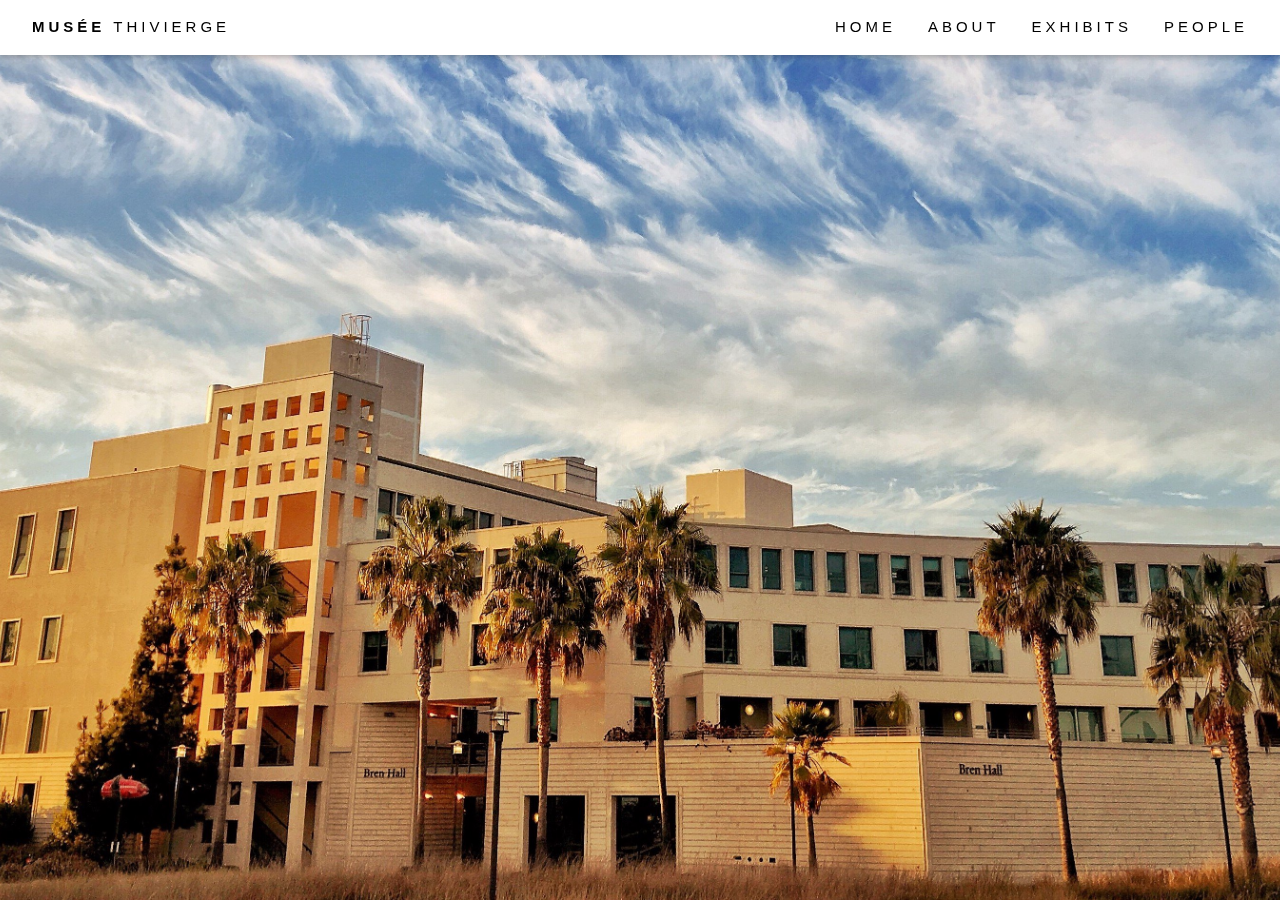
<file: index.html>
<!DOCTYPE html>
<html lang="en">
<head>
    <meta charset="UTF-8">
    <meta name="viewport" content="width=device-width, initial-scale=1.0">
    <title>Musée Thivierge</title>
    <link rel="stylesheet" href="./w3.css">
    <link rel="stylesheet" href="https://fonts.googleapis.com/css?family=Lato">
    <link rel="stylesheet" href="https://cdnjs.cloudflare.com/ajax/libs/font-awesome/4.7.0/css/font-awesome.min.css">
    <style>
        /* Full screen background image */
        .fullscreen-bg {
            background: url('media/home/home.jpeg') no-repeat center center fixed;
            background-size: cover;
            height: 100vh;
            width: 100%;
        }
    </style>
</head>
<body>

<!-- Navbar -->
<div class="w3-top">
  <div class="w3-bar w3-white w3-wide w3-padding w3-card">
    <a href="#home" class="w3-bar-item w3-button"><b>MUSÉE</b> THIVIERGE</a>
    <!-- Navbar links -->
    <div class="w3-right w3-hide-small">
      <a href="#home" class="w3-bar-item w3-button">HOME</a>
      <a href="about.html" class="w3-bar-item w3-button">ABOUT</a>
      <a href="exhibits.html" class="w3-bar-item w3-button">EXHIBITS</a>
      <a href="people.html" class="w3-bar-item w3-button">PEOPLE</a>
    </div>
  </div>
</div>

<!-- Home Section -->
<header class="fullscreen-bg w3-display-container" id="home">
</header>

</body>
</html>
</file>
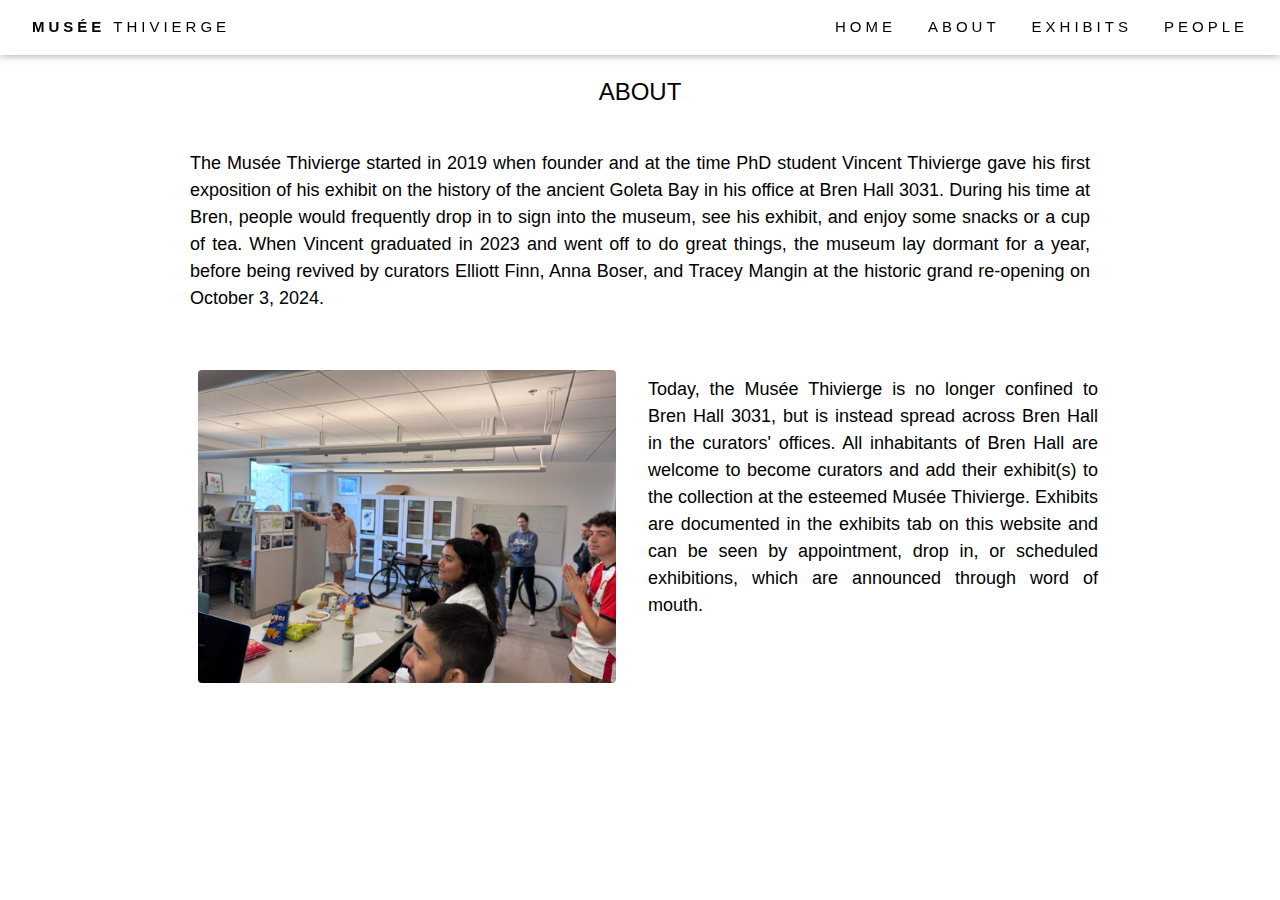
<file: about.html>
<!DOCTYPE html>
<html lang="en">
<head>
    <meta charset="UTF-8">
    <meta name="viewport" content="width=device-width, initial-scale=1.0">
    <title>About - Musée Thivierge</title>
    <link rel="stylesheet" href="./w3.css">
    <link rel="stylesheet" href="https://fonts.googleapis.com/css?family=Lato">
    <link rel="stylesheet" href="https://cdnjs.cloudflare.com/ajax/libs/font-awesome/4.7.0/css/font-awesome.min.css">
    <style>
        /* Styling to center the about text vertically */
        .vertical-center {
            display: flex;
            align-items: center;
            height: 100%;
        }
        /* Justify text */
        .justified {
            text-align: justify;
        }
    </style>
</head>
<body>

<!-- Navbar -->
<div class="w3-top">
  <div class="w3-bar w3-white w3-wide w3-padding w3-card">
    <a href="index.html" class="w3-bar-item w3-button"><b>MUSÉE</b> THIVIERGE</a>
    <!-- Navbar links -->
    <div class="w3-right w3-hide-small">
      <a href="index.html" class="w3-bar-item w3-button">HOME</a>
      <a href="about.html" class="w3-bar-item w3-button">ABOUT</a>
      <a href="exhibits.html" class="w3-bar-item w3-button">EXHIBITS</a>
      <a href="people.html" class="w3-bar-item w3-button">PEOPLE</a>
    </div>
  </div>
</div>

<!-- About Section -->
<div class="w3-content w3-container w3-padding-64">
  <h3 class="w3-center">ABOUT</h3>
  
  <!-- History Text at the Top -->
  <div class="w3-padding-large w3-center">
    <p id="history-text" class="w3-large justified">Loading history text...</p>
  </div>
  
  <!-- Image and About Section Side by Side -->
  <div class="w3-row-padding w3-margin-top">
    <div class="w3-col m6 w3-center w3-padding-large">
      <img src="media/about/about.jpeg" class="w3-round w3-image" alt="About Museum" style="width:100%">
    </div>
    <div class="w3-col m6 vertical-center">
      <p id="about-text" class="w3-large justified">Loading about text...</p>
    </div>
  </div>
</div>

<script>
  // Function to load text files with error handling
  function loadText(file, elementId) {
    fetch(file)
      .then(response => {
        if (!response.ok) {
          throw new Error(`HTTP error! Status: ${response.status}`);
        }
        return response.text();
      })
      .then(text => {
        document.getElementById(elementId).textContent = text;
      })
      .catch(error => {
        console.error('Error loading text:', error);
        document.getElementById(elementId).textContent = "Content could not be loaded.";
      });
  }

  // Load the history and about blurbs
  loadText('media/about/history.txt', 'history-text');
  loadText('media/about/about.txt', 'about-text');
</script>

</body>
</html>
</file>
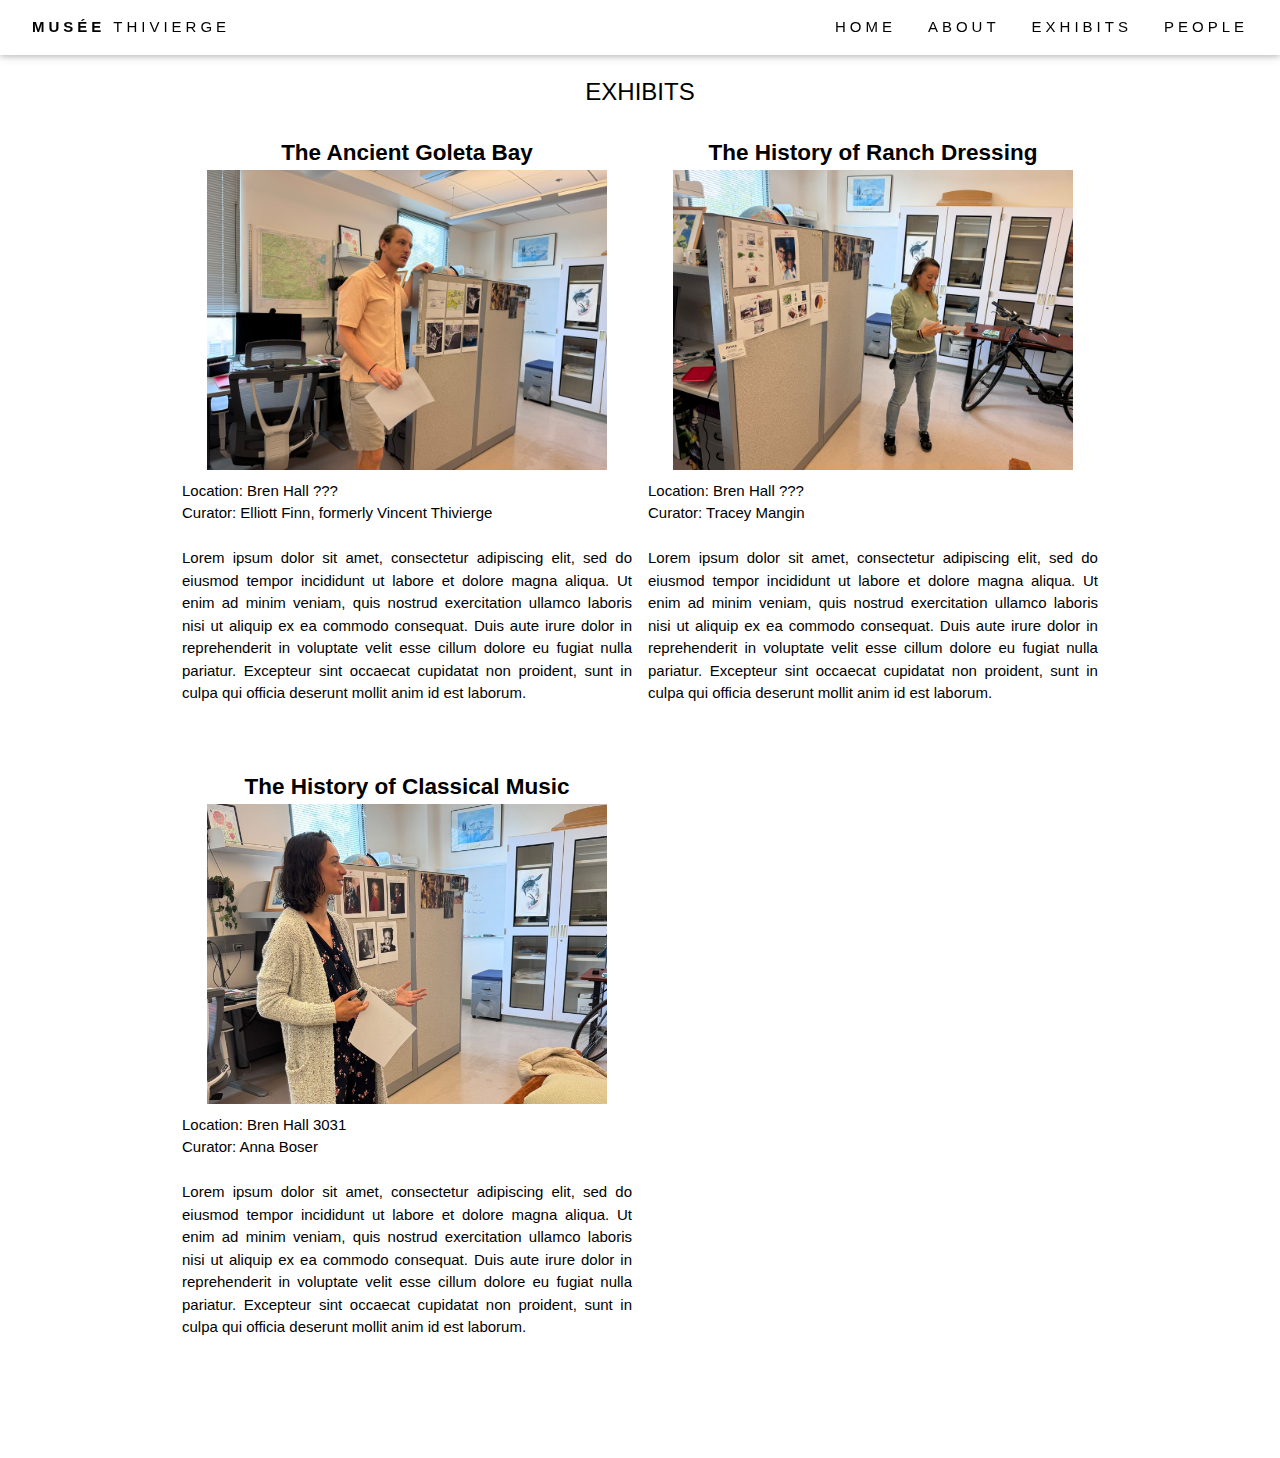
<file: exhibits.html>
<!DOCTYPE html>
<html lang="en">
<head>
    <meta charset="UTF-8">
    <meta name="viewport" content="width=device-width, initial-scale=1.0">
    <title>Exhibits - Musée Thivierge</title>
    <link rel="stylesheet" href="./w3.css">
    <link rel="stylesheet" href="https://fonts.googleapis.com/css?family=Lato">
    <link rel="stylesheet" href="https://cdnjs.cloudflare.com/ajax/libs/font-awesome/4.7.0/css/font-awesome.min.css">
    <style>
        .exhibit {
            margin-bottom: 40px; /* Adds space between rows */
        }
        .exhibit img {
            width: 100%;
            height: 300px; /* Set a fixed height for all images */
            object-fit: cover; /* Crops image to fill the container while maintaining aspect ratio */
            max-width: 400px;
            display: block;
            margin: 0 auto;
        }
        .exhibit-title {
            font-size: 1.5em;
            font-weight: bold;
            margin-top: 10px;
            text-align: center;
        }
        .exhibit-description {
            text-align: justify;
            margin-top: 10px;
        }
    </style>
</head>
<body>

<!-- Navbar -->
<div class="w3-top">
  <div class="w3-bar w3-white w3-wide w3-padding w3-card">
    <a href="index.html" class="w3-bar-item w3-button"><b>MUSÉE</b> THIVIERGE</a>
    <!-- Navbar links -->
    <div class="w3-right w3-hide-small">
      <a href="index.html" class="w3-bar-item w3-button">HOME</a>
      <a href="about.html" class="w3-bar-item w3-button">ABOUT</a>
      <a href="exhibits.html" class="w3-bar-item w3-button">EXHIBITS</a>
      <a href="people.html" class="w3-bar-item w3-button">PEOPLE</a>
    </div>
  </div>
</div>

<!-- Exhibits Section -->
<div class="w3-content w3-container w3-padding-64">
  <h3 class="w3-center">EXHIBITS</h3>
  <div id="exhibits-container" class="w3-row-padding w3-margin-top">
    <!-- Exhibit items will be injected here by JavaScript -->
  </div>
</div>

<script>
  // List of exhibit folder names
  const exhibitFolders = ["goleta_bay", "ranch_dressing", "classical_music"]; // Replace with the actual folder names
  
  // Function to load exhibit data
  function loadExhibit(folder) {
    const container = document.getElementById('exhibits-container');

    // Create an exhibit column
    const exhibitDiv = document.createElement('div');
    exhibitDiv.classList.add('w3-col', 'm6', 'exhibit');

    // Fetch and display the title
    fetch(`media/exhibits/${folder}/title.txt`)
      .then(response => response.text())
      .then(title => {
        const titleElem = document.createElement('div');
        titleElem.classList.add('exhibit-title');
        titleElem.textContent = title;
        exhibitDiv.appendChild(titleElem);

        // Fetch and display the image
        const img = document.createElement('img');
        img.src = `media/exhibits/${folder}/image.jpeg`;
        img.alt = `Image of ${title}`;
        exhibitDiv.appendChild(img);

        // Fetch and display the description
        fetch(`media/exhibits/${folder}/description.txt`)
          .then(response => response.text())
          .then(description => {
            const descElem = document.createElement('p');
            descElem.classList.add('exhibit-description');
            descElem.innerHTML = description;  // Use innerHTML to render <br> tags
            exhibitDiv.appendChild(descElem);
          })
          .catch(error => console.error('Error loading description:', error));

        // Append the exhibit to the container
        container.appendChild(exhibitDiv);
      })
      .catch(error => console.error('Error loading title:', error));
  }

  // Load all exhibits
  exhibitFolders.forEach(folder => {
    loadExhibit(folder);
  });
</script>

</body>
</html>
</file>
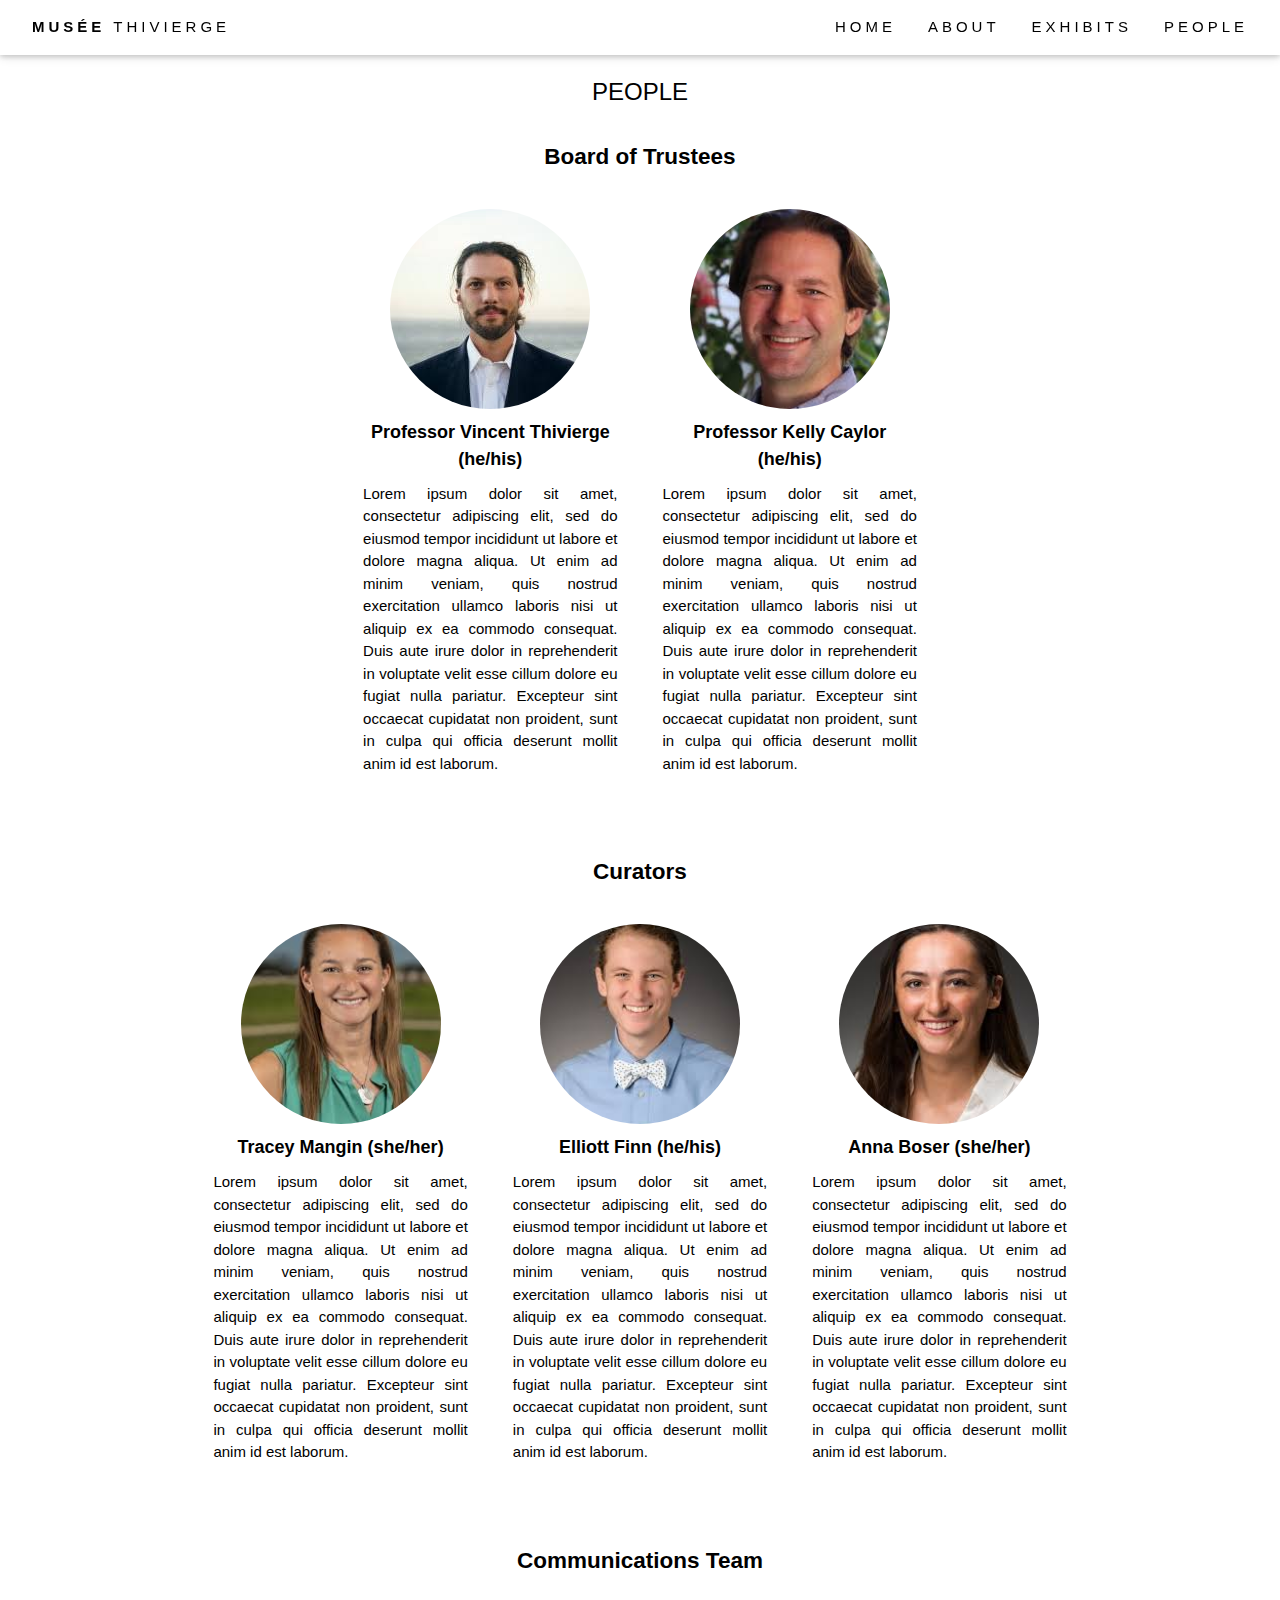
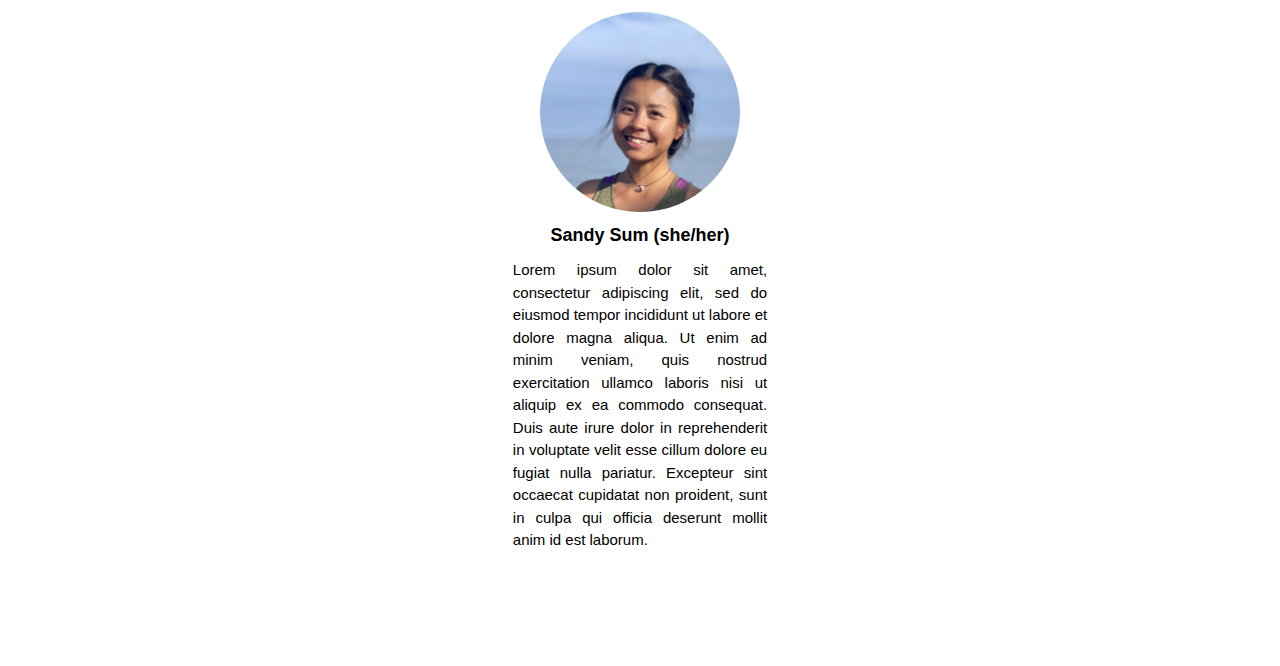
<file: people.html>
<!DOCTYPE html>
<html lang="en">
<head>
    <meta charset="UTF-8">
    <meta name="viewport" content="width=device-width, initial-scale=1.0">
    <title>People - Musée Thivierge</title>
    <link rel="stylesheet" href="./w3.css">
    <link rel="stylesheet" href="https://fonts.googleapis.com/css?family=Lato">
    <link rel="stylesheet" href="https://cdnjs.cloudflare.com/ajax/libs/font-awesome/4.7.0/css/font-awesome.min.css">
    <style>
        .person {
            text-align: center;
            padding: 15px; /* Reduced padding */
            margin-bottom: 20px; /* Reduced margin-bottom */
            flex-basis: 30%; /* Approx. one-third for three per row */
            max-width: 30%;
            box-sizing: border-box; /* Ensure padding is included in the total width */
        }
        .person img {
            width: 100%;
            height: 200px;
            object-fit: cover;
            max-width: 200px;
            margin: 0 auto;
            border-radius: 50%;
        }
        .person-name {
            font-size: 1.2em;
            font-weight: bold;
            margin-top: 10px;
        }
        .person-bio {
            text-align: justify;
            margin-top: 10px;
        }
        .section-title {
            font-size: 1.5em;
            font-weight: bold;
            margin-top: 30px;
            margin-bottom: 20px;
        }
        /* Centered row layout */
        .centered-row {
            display: flex;
            flex-wrap: wrap;
            justify-content: center;
            gap: 15px; /* Reduced gap for better fit */
        }
    </style>
</head>
<body>

<!-- Navbar -->
<div class="w3-top">
  <div class="w3-bar w3-white w3-wide w3-padding w3-card">
    <a href="index.html" class="w3-bar-item w3-button"><b>MUSÉE</b> THIVIERGE</a>
    <!-- Navbar links -->
    <div class="w3-right w3-hide-small">
      <a href="index.html" class="w3-bar-item w3-button">HOME</a>
      <a href="about.html" class="w3-bar-item w3-button">ABOUT</a>
      <a href="exhibits.html" class="w3-bar-item w3-button">EXHIBITS</a>
      <a href="people.html" class="w3-bar-item w3-button">PEOPLE</a>
    </div>
  </div>
</div>

<!-- People Section -->
<div class="w3-content w3-container w3-padding-64">
  <h3 class="w3-center">PEOPLE</h3>

  <!-- Board of Trustees Section -->
  <div>
    <h4 class="section-title w3-center">Board of Trustees</h4>
    <div id="board-of-trustees-container" class="centered-row"></div>
  </div>

  <!-- Curators Section -->
  <div>
    <h4 class="section-title w3-center">Curators</h4>
    <div id="curators-container" class="centered-row"></div>
  </div>

  <!-- Communications Team Section -->
  <div>
    <h4 class="section-title w3-center">Communications Team</h4>
    <div id="communications-team-container" class="centered-row"></div>
  </div>
</div>

<script>
  // Lists of people by team
  const peopleSections = {
    "board-of-trustees": ["Vincent", "Kelly"], // Replace with actual folder names
    "curators": ["Tracey", "Elliott", "Anna"],
    "communications-team": ["Sandy"]
  };

  // Function to load people data for a section
  function loadPeople(section, containerId) {
    const container = document.getElementById(containerId);

    peopleSections[section].forEach(personFolder => {
      const personDiv = document.createElement('div');
      personDiv.classList.add('person');

      // Fetch and display the image
      const img = document.createElement('img');
      img.src = `media/people/${section}/${personFolder}/image.jpeg`;
      img.alt = `Image of ${personFolder}`;
      personDiv.appendChild(img);

      // Fetch and display the name
      fetch(`media/people/${section}/${personFolder}/name.txt`)
        .then(response => response.text())
        .then(name => {
          const nameElem = document.createElement('div');
          nameElem.classList.add('person-name');
          nameElem.textContent = name;
          personDiv.appendChild(nameElem);

          // Fetch and display the bio
          fetch(`media/people/${section}/${personFolder}/bio.txt`)
            .then(response => response.text())
            .then(bio => {
              const bioElem = document.createElement('p');
              bioElem.classList.add('person-bio');
              bioElem.textContent = bio;
              personDiv.appendChild(bioElem);
            })
            .catch(error => console.error('Error loading bio:', error));
        })
        .catch(error => console.error('Error loading name:', error));

      container.appendChild(personDiv);
    });
  }

  // Load all people in each section
  loadPeople("board-of-trustees", "board-of-trustees-container");
  loadPeople("curators", "curators-container");
  loadPeople("communications-team", "communications-team-container");
</script>

</body>
</html>
</file>
